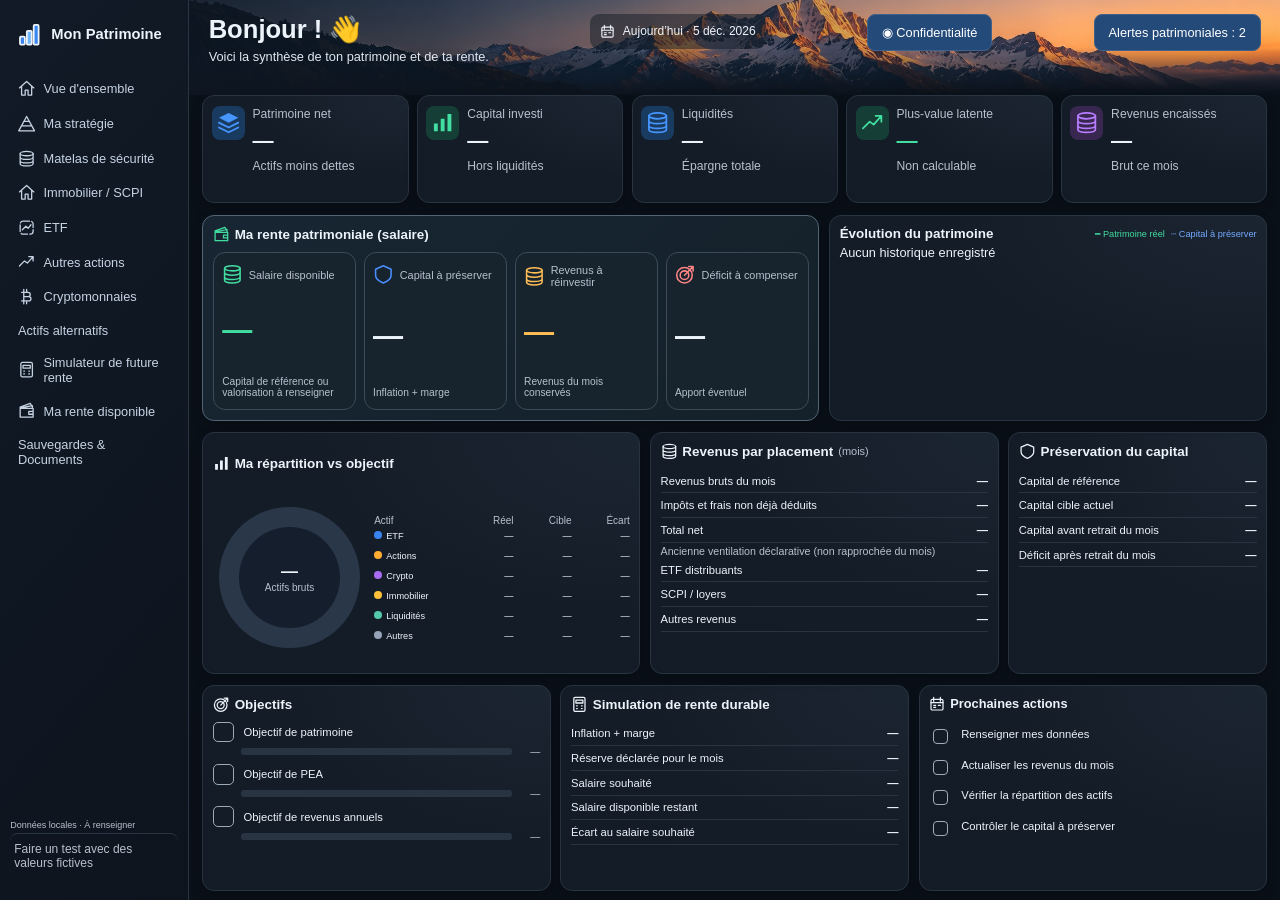
<file: accueil/static/MonPatrimoine/index.html>
<!doctype html>
<html lang="fr">

<head>
    <meta charset="utf-8">
    <meta name="viewport" content="width=device-width,initial-scale=1">
    <title>Mon Patrimoine V25</title>
    <link rel="stylesheet" href="style.css">
    <link rel="stylesheet" href="responsive.css">
</head>

<body>
    <aside>
        <h2><svg class="ui-icon" viewBox="0 0 24 24" fill="none" stroke="currentColor" stroke-width="1.8"
                stroke-linecap="round" stroke-linejoin="round" aria-hidden="true">
                <rect x="2" y="14" width="5" height="8" rx="1" fill="#3985ef" />
                <rect x="9" y="8" width="5" height="14" rx="1" fill="#70b7ff" />
                <rect x="16" y="2" width="5" height="20" rx="1" fill="#3985ef" />
            </svg> Mon Patrimoine</h2>
        <nav><a href="#top"><svg class="ui-icon" viewBox="0 0 24 24" fill="none" stroke="currentColor"
                    stroke-width="1.8" stroke-linecap="round" stroke-linejoin="round" aria-hidden="true">
                    <path d="M2 11 12 2l10 9M5 9v12h5v-7h4v7h5V9" />
                </svg> Vue d’ensemble</a><a href="#etf"><svg class="ui-icon" viewBox="0 0 24 24" fill="none"
                    stroke="currentColor" stroke-width="1.8" stroke-linecap="round" stroke-linejoin="round"
                    aria-hidden="true">
                    <rect x="3" y="3" width="18" height="18" rx="4" stroke-dasharray="9 3" />
                    <path d="m6 15 5-5 3 3 4-5" />
                </svg> ETF</a><a href="#assets"><svg class="ui-icon" viewBox="0 0 24 24" fill="none"
                    stroke="currentColor" stroke-width="1.8" stroke-linecap="round" stroke-linejoin="round"
                    aria-hidden="true">
                    <path d="m2 18 7-7 4 3 8-9m-6 0h6v6" />
                </svg> Actions</a><a href="#assets"><svg class="ui-icon" viewBox="0 0 24 24" fill="none"
                    stroke="currentColor" stroke-width="1.8" stroke-linecap="round" stroke-linejoin="round"
                    aria-hidden="true">
                    <path d="M8 2v20M12 2v4m0 12v4M5 6h9a3 3 0 010 6H8m0 0h7a3 3 0 010 6H5" />
                </svg> Cryptomonnaies</a><a href="#assets"><svg class="ui-icon" viewBox="0 0 24 24" fill="none"
                    stroke="currentColor" stroke-width="1.8" stroke-linecap="round" stroke-linejoin="round"
                    aria-hidden="true">
                    <path d="M2 11 12 2l10 9M5 9v12h5v-7h4v7h5V9" />
                </svg> Immobilier / SCPI</a><a href="#assets"><svg class="ui-icon" viewBox="0 0 24 24" fill="none"
                    stroke="currentColor" stroke-width="1.8" stroke-linecap="round" stroke-linejoin="round"
                    aria-hidden="true">
                    <ellipse cx="12" cy="5" rx="9" ry="3" />
                    <path d="M3 5v14c0 4 18 4 18 0V5M3 10c0 4 18 4 18 0M3 15c0 4 18 4 18 0" />
                </svg> Épargne & Liquidités</a><a href="#rent">Ma rente patrimoniale</a><a href="#simulation">Simulateur
                de rente</a><a href="#goals"><svg class="ui-icon" viewBox="0 0 24 24" fill="none" stroke="currentColor"
                    stroke-width="1.8" stroke-linecap="round" stroke-linejoin="round" aria-hidden="true">
                    <circle cx="11" cy="13" r="9" />
                    <circle cx="11" cy="13" r="5" />
                    <path d="m11 13 10-10m-5 0h5v5" />
                </svg> Bilan & Objectifs</a><a href="#history"><svg class="ui-icon" viewBox="0 0 24 24" fill="none"
                    stroke="currentColor" stroke-width="1.8" stroke-linecap="round" stroke-linejoin="round"
                    aria-hidden="true">
                    <path d="M3 21V13h4v8zm7 0V8h4v13zm7 0V3h4v18z" fill="currentColor" stroke="none" />
                </svg> Suivi & Rapports</a></nav>
        <div class="settings"><button id="details">Inventaire du patrimoine</button><button id="edit" hidden
                style="display:none"><svg class="ui-icon" viewBox="0 0 24 24" fill="none" stroke="currentColor"
                    stroke-width="1.8" stroke-linecap="round" stroke-linejoin="round" aria-hidden="true">
                    <path d="m10 2 4 0 1 3 3 1 3 3-2 3 1 3-3 3-3-1-2 4-4-1-1-3-3-1-2-4 2-2V6l4-1z" />
                    <circle cx="12" cy="12" r="3" />
                </svg> Paramètres</button><button id="export" hidden
                style="display:none">Exporter</button><small>Données locales · À renseigner</small></div>
    </aside>
    <main id="top">
        <header>
            <div>
                <h1>Bonjour ! 👋</h1>
                <p>Voici la synthèse de ton patrimoine et de ta rente.</p>
            </div>
            <div id="date" class="date"></div>
        </header>
        <section class="kpis" id="kpis"></section>
        <div class="dashboard">
            <section class="panel" id="rent">
                <h2>Ma rente patrimoniale (salaire)</h2>
                <div id="rentCards"></div>
            </section>
            <section class="panel" id="preserve">
                <h2>Préservation du capital</h2>
                <div id="preserveRows"></div>
            </section>
            <section class="panel" id="simulation">
                <h2>Simulation de rente durable</h2>
                <div id="simRows"></div>
            </section>
            <section class="panel" id="etf">
                <h2><svg class="ui-icon" viewBox="0 0 24 24" fill="none" stroke="currentColor" stroke-width="1.8"
                        stroke-linecap="round" stroke-linejoin="round" aria-hidden="true">
                        <path d="m2 7 10-5 10 5-10 5z" fill="currentColor" stroke="none" />
                        <path d="m2 12 10 5 10-5M2 17l10 5 10-5" />
                    </svg> Mes ETF <span id="etfTotal"></span></h2>
                <div id="etfTable"></div>
            </section>
            <section class="panel" id="allocation">
                <h2>Ma répartition vs objectif</h2>
                <div id="donut"></div>
                <div id="legend"></div>
            </section>
            <section class="panel" id="history">
                <div class="history-heading">
                    <h2>Évolution du patrimoine</h2>
                    <div class="chart-key"><span>━ Patrimoine réel</span><span>┄ Capital à préserver</span></div>
                </div>
                <div id="chart"></div><small>Historique saisi manuellement</small>
            </section>
            <section class="panel" id="assets">
                <h2><svg class="ui-icon" viewBox="0 0 24 24" fill="none" stroke="currentColor" stroke-width="1.8"
                        stroke-linecap="round" stroke-linejoin="round" aria-hidden="true">
                        <path d="M2 11 12 2l10 9M5 9v12h5v-7h4v7h5V9" />
                    </svg> Autres classes d’actifs</h2>
                <div id="assetTable"></div>
            </section>
            <section class="panel" id="goals">
                <h2><svg class="ui-icon" viewBox="0 0 24 24" fill="none" stroke="currentColor" stroke-width="1.8"
                        stroke-linecap="round" stroke-linejoin="round" aria-hidden="true">
                        <circle cx="11" cy="13" r="9" />
                        <circle cx="11" cy="13" r="5" />
                        <path d="m11 13 10-10m-5 0h5v5" />
                    </svg> Objectifs</h2>
                <div id="goalList"></div>
            </section>
            <section class="panel" id="income">
                <h2><svg class="ui-icon" viewBox="0 0 24 24" fill="none" stroke="currentColor" stroke-width="1.8"
                        stroke-linecap="round" stroke-linejoin="round" aria-hidden="true">
                        <ellipse cx="12" cy="5" rx="9" ry="3" />
                        <path d="M3 5v14c0 4 18 4 18 0V5M3 10c0 4 18 4 18 0M3 15c0 4 18 4 18 0" />
                    </svg> Revenus par placement <small>(mois)</small></h2>
                <div id="incomeList"></div>
            </section>
            <section class="panel" id="tasks">
                <h2><svg class="ui-icon" viewBox="0 0 24 24" fill="none" stroke="currentColor" stroke-width="1.8"
                        stroke-linecap="round" stroke-linejoin="round" aria-hidden="true">
                        <rect x="3" y="5" width="18" height="16" rx="2" />
                        <path d="M7 2v6m10-6v6M3 10h18m-14 4h3m4 0h3m-10 3h3" />
                    </svg> Prochaines actions</h2>
                <div id="taskList"></div>
            </section>
        </div>
        <footer>Valeurs déclaratives, hors actualisation automatique des marchés.</footer>
    </main>
    <dialog id="detailDialog">
        <h2>Détail des actifs</h2>
        <div id="detailBody"></div><button onclick="this.closest('dialog').close()">Fermer</button>
    </dialog>
    <dialog id="editor">
        <form id="editForm">
            <h2>Modifier mon patrimoine</h2>
            <p>Montants en euros. Tu peux modifier les lignes et ajouter des actifs.</p>
            <div id="fields"></div>
            <div class="actions"><button type="button" id="cancel">Annuler</button><button
                    type="submit">Enregistrer</button></div>
        </form>
    </dialog>
    <script src="script.js"></script>
    <script src="finance15.js"></script>
    <script src="backup23.js"></script>
    <script src="v14.js"></script>
    <script src="v16.js"></script>
    <script src="v17.js"></script>
    <script src="v18.js"></script>
    <script src="finance28.js"></script>
    <script src="v22.js"></script>
    <script src="responsive.js"></script>
    <script src="demo.js"></script>
    <script src="history-fix.js"></script>
    <script src="reports9.js"></script>
    <script src="rente21.js"></script>
    <script src="sections17.js"></script>
    <script src="pilotage22.js"></script>
    <script src="navigation14.js"></script>
</body>

</html>
</file>
<file: accueil/static/MonPatrimoine/style.css>
:root{color-scheme:dark;--bg:#0b111b;--panel:#141e2c;--border:#293749;--muted:#9daec3;--green:#42dda0;--blue:#488fff}*{box-sizing:border-box}html{scroll-behavior:smooth}body{margin:0;background:var(--bg);color:#edf3fa;font:15px system-ui,sans-serif;display:flex;min-height:100vh}aside{width:220px;flex-shrink:0;padding:24px 15px;background:#101824;border-right:1px solid var(--border);position:sticky;top:0;height:100vh;display:flex;flex-direction:column}aside h2{font-size:19px;margin:0 0 35px}nav{display:grid;gap:8px}nav a{color:#c6d3e3;text-decoration:none;padding:13px;border-radius:8px}nav a:hover,nav a:first-child{background:#203653;color:white}aside small{margin-top:auto}main{padding:26px;flex:1;min-width:0;max-width:1900px}header{display:flex;align-items:center;justify-content:space-between;gap:15px;padding:18px 0 26px;background:radial-gradient(ellipse at top right,#263d55,transparent 65%)}h1{font-size:32px;margin:0}h2{font-size:18px;margin:0 0 18px}p,small,footer{color:var(--muted)}header p{margin:8px 0}button{background:#244a79;color:white;border:1px solid #41618a;padding:10px 14px;border-radius:8px;cursor:pointer;font:inherit}button:hover{background:#35639b}.kpis{display:grid;grid-template-columns:repeat(4,1fr);gap:14px;margin-bottom:16px}.panel,.kpi{background:linear-gradient(145deg,#182332,#121b28);border:1px solid var(--border);border-radius:15px;padding:19px;min-width:0}.kpi strong{display:block;font-size:clamp(19px,2vw,30px);margin:9px 0}.dashboard{display:grid;grid-template-columns:1.15fr 1fr 1fr;gap:15px;align-items:start}.positive{color:var(--green)}.negative{color:#ff8585}table{width:100%;border-collapse:collapse;font-size:13px}th,td{text-align:right;padding:12px 4px;border-bottom:1px solid var(--border)}th:first-child,td:first-child{text-align:left}th{color:var(--muted);font-weight:500}.ring{width:165px;aspect-ratio:1;border-radius:50%;margin:8px auto 20px;display:grid;place-items:center}.ring div{background:#141e2c;width:72%;aspect-ratio:1;border-radius:50%;display:grid;place-content:center;text-align:center;font-weight:bold}.legend-row,.line{display:flex;justify-content:space-between;gap:10px;padding:9px 0;border-bottom:1px solid var(--border)}.dot{display:inline-block;width:10px;height:10px;border-radius:50%;margin-right:8px}progress{width:100%;height:10px;accent-color:var(--green)}.goal{margin-bottom:18px}.task{display:flex;gap:10px;align-items:center;padding:10px 0}input[type=checkbox]{accent-color:var(--green)}.done{text-decoration:line-through;color:var(--muted)}svg{width:100%;height:auto}footer{padding:25px 0;font-size:12px}dialog{background:var(--panel);color:inherit;border:1px solid var(--border);border-radius:15px;width:min(850px,94vw);max-height:90vh;padding:24px}dialog::backdrop{background:#000a}input:not([type=checkbox]),select{background:#0b111b;color:inherit;border:1px solid var(--border);border-radius:6px;padding:9px;width:100%;min-width:0;font:inherit}.editrow{display:grid;grid-template-columns:2fr 1fr 1fr 1fr auto;gap:7px;margin:8px 0}.actions{display:flex;justify-content:flex-end;gap:10px;margin-top:20px}.editgroup{margin:22px 0}.editgroup h3{margin-bottom:8px}@media(max-width:1150px){.dashboard{grid-template-columns:1fr 1fr}.kpis{grid-template-columns:1fr 1fr}}@media(max-width:700px){body{display:block}aside{position:static;width:100%;height:auto}nav{display:flex;overflow:auto}nav a{white-space:nowrap}aside small{display:none}aside h2{margin-bottom:10px}main{padding:12px}header{align-items:flex-start;flex-direction:column}.dashboard{grid-template-columns:1fr}.editrow{grid-template-columns:1fr 1fr}.kpi{padding:12px}}

/* Bandeau panoramique */
header{min-height:150px;margin:-26px -26px 18px;padding:24px 26px;background:linear-gradient(90deg,rgba(11,17,27,.88),rgba(11,17,27,.15) 65%),linear-gradient(0deg,#0b111b,transparent 55%),url("bandeau.jpeg") center 48% / cover no-repeat;}
header p{color:#e0e7ef;}
@media(max-width:700px){header{margin:-12px -12px 14px;padding:20px 12px;min-height:170px;}}
/* Disposition fidèle à la maquette */
:root{--bg:#0a1018;--panel:#151d28;--border:#283442;--muted:#b7c1ce}body{font:14px Arial,sans-serif}aside{width:15%;min-width:185px;padding:22px 11px;background:linear-gradient(130deg,#111a26,#0d141e)}aside h2{font-size:18px;margin:0 8px 32px}nav{gap:4px}nav a{padding:12px 10px;font-size:13px}.settings{margin-top:auto;display:grid;gap:8px}.settings button{background:transparent;border:0;text-align:left;padding:8px}.settings small{font-size:10px}main{padding:14px;max-width:none}header{min-height:89px;margin:-14px -14px 0;padding:12px 20px 18px;background:linear-gradient(90deg,#101824b8,transparent 80%),linear-gradient(0deg,#0a1018,transparent 50%),url('bandeau.jpeg') center 43%/cover no-repeat}h1{font-size:27px}header p{margin:5px 0}.date{background:#18212b88;padding:10px;border-radius:9px;font-size:12px}.kpis{gap:11px;margin-bottom:14px}.kpi,.panel{background:radial-gradient(ellipse at top right,#1b2531 0%,#141c27 55%,#131b26 100%);border-radius:12px;box-shadow:0 5px 12px #0003;padding:14px}.kpi{display:flex;gap:12px;min-height:104px}.kpi strong{font-size:clamp(20px,2vw,30px);margin:7px 0}.kpi small{font-size:12px}.kpi-icon{display:grid;place-items:center;width:36px;height:36px;border-radius:8px;background:#193b60;color:#4796ff;font-size:23px;flex-shrink:0}.icon-1,.icon-3{background:#153e36;color:#42dda0}.dashboard{grid-template-columns:repeat(12,minmax(0,1fr));gap:12px;align-items:stretch;grid-template-rows:auto auto auto}.panel h2{font-size:15px;margin:0 0 16px;display:flex;align-items:center;gap:5px}.panel h2 span{margin-left:auto}.panel h2 small{font-weight:normal;font-size:11px}#etf{grid-column:1/5;grid-row:1/3}#assets{grid-column:1/5;grid-row:3/5}#allocation{grid-column:5/9;grid-row:1;display:grid;grid-template-columns:1fr 1fr;align-items:center;gap:8px}#allocation h2{grid-column:1/-1;margin-bottom:5px}#history{grid-column:9/13;grid-row:1}#goals{grid-column:5/8;grid-row:2/5}#income{grid-column:8/11;grid-row:2/5}#tasks{grid-column:11/13;grid-row:2/5}.dashboard{grid-template-rows:minmax(225px,auto) 36px auto auto}.ring{width:100%;max-width:165px;margin:0 auto}.ring div{font-size:17px}.ring small{font-size:10px;font-weight:normal}.legend-row{font-size:11px;border:0;padding:7px 0;gap:4px}.dot{margin-right:4px;width:9px;height:9px}table{font-size:12px}th,td{padding:10px 3px}.marker{display:inline-block;width:4px;height:19px;border-radius:4px;vertical-align:middle;margin-right:7px}.badge{background:#17382f;border-radius:20px;padding:4px 7px;white-space:nowrap;font-size:11px}.badge.negative{background:#48282e}.goal{font-size:12px;margin-bottom:20px}.goal .line{border:0;padding:5px 0}.goalbar{display:flex;align-items:center;gap:8px;margin-top:7px}.goalbar small{white-space:nowrap;font-size:10px}.line{font-size:12px}.task{font-size:12px;line-height:1.5;align-items:flex-start}.task input{margin-top:3px}.panel#goals,.panel#income,.panel#tasks{align-self:start;min-height:205px}footer{padding:12px 0;font-size:10px}@media(max-width:1050px){aside{min-width:160px}.dashboard{grid-template-columns:repeat(2,minmax(0,1fr));grid-template-rows:auto}.dashboard>.panel{grid-column:auto!important;grid-row:auto!important}.kpis{grid-template-columns:repeat(2,1fr)}}@media(max-width:700px){aside{width:100%;min-width:0}.settings{display:flex}main{padding:12px}header{margin:-12px -12px 12px;min-height:110px}.dashboard{grid-template-columns:1fr}.kpi{gap:6px;padding:10px}.kpi-icon{width:26px;height:26px;font-size:16px}}
/* Format bureau de référence, 1328 × 748 */
@media(min-width:1051px){body{font-size:clamp(10px,1vw,14px);height:100vh;overflow:hidden}aside{width:14.8%;min-width:0;padding:2.5vh .8vw}main{padding:0 1.05vw;overflow:hidden}header{height:12vh;min-height:0;margin:0 -1.05vw;padding:1.5vh 1.5vw;align-items:flex-start}h1{font-size:clamp(19px,2vw,29px)}.kpis{height:14vh;gap:.8vw;margin-bottom:2vh}.kpi{min-height:0;padding:1.6vh .9vw;gap:.8vw}.kpi strong{font-size:clamp(18px,2vw,28px)}.dashboard{grid-template-columns:repeat(12,minmax(0,1fr));grid-template-rows:31vh 5.2vh 26.8vh;gap:1.7vh .9vw}.panel{padding:1.8vh 1vw;overflow:auto}.panel h2{font-size:clamp(11px,1.15vw,16px);margin-bottom:1.6vh}#etf{grid-row:1/3}#assets{grid-row:3}#allocation,#history{grid-row:1}#goals{grid-column:5/8;grid-row:2/4}#income{grid-column:8/11;grid-row:2/4}#tasks{grid-column:11/13;grid-row:2/4}.panel#goals,.panel#income,.panel#tasks{min-height:0;height:28vh;align-self:start}table{font-size:clamp(9px,.9vw,13px)}th,td{padding:1.05vh 2px}.ring{max-width: min(12.5vw,22vh)}.legend-row{padding:.8vh 0;font-size:clamp(9px,.85vw,12px)}.goal{margin-bottom:2vh}.line,.task,.goal{font-size:clamp(9px,.9vw,13px)}.task{padding:1vh 0}footer{display:none}#history svg{height:23vh;width:100%}#history>small{display:none}.settings small{font-size:9px}nav a{padding:1.5vh .7vw}}
.asset-icon{width:20px;height:20px;vertical-align:middle;margin-right:10px;display:inline-block}.asset-icon svg{width:100%;height:100%}.asset-row{display:grid;grid-template-columns:1fr auto auto;align-items:center;gap:9px;padding:1.1vh 0;font-size:12px}.asset-row>span:first-child{display:flex;align-items:center}.goal-label{display:flex;align-items:center;gap:10px}.goal-check{width:18px;height:18px;border:1px solid #9ba9b9;border-radius:5px;display:inline-grid;place-items:center;flex:none}.goal-check.checked{background:#42dda0;color:#10251e;border-color:#42dda0;font-weight:bold}.goalbar{margin-left:28px}progress{appearance:none;border:0;background:#293442;border-radius:10px;height:7px}progress::-webkit-progress-bar{background:#293442;border-radius:10px}progress::-webkit-progress-value{background:#42dda0;border-radius:10px}.task input{appearance:none;width:15px;height:15px;border:1px solid #a0acbb;border-radius:4px;flex:none}.task input:checked{border-color:#42dda0;color:#42dda0}.task input:checked:after{content:'✓';display:block;text-align:center;line-height:13px}.history-badge{margin-left:auto;color:#42dda0;background:#17382f;border-radius:12px;padding:4px;font-size:10px;white-space:nowrap}

/* V5 : pictogrammes vectoriels et grille sans défilement interne */
.ui-icon{width:1.25em;height:1.25em;flex:none;vertical-align:middle;display:inline-block}aside h2,nav a,.settings button,.date{display:flex;align-items:center;gap:.65em}aside h2{white-space:nowrap;font-size:clamp(12px,1.15vw,19px)}aside h2 .ui-icon{width:1.6em;height:1.6em}nav a .ui-icon{width:1.35em;height:1.35em}.kpi-icon .ui-icon{width:70%;height:70%}.panel h2 .ui-icon{width:1.25em;height:1.25em}.goal-check svg{width:85%;height:85%}.panel h2 span.history-badge{margin-left:auto}.asset-row{font-size:inherit}.panel h2 small{white-space:nowrap}
@media(min-width:1051px){body{font-size:min(1vw,1.8vh)}main{overflow:auto}.dashboard{grid-template-rows:31vh 5vh 29vh;gap:1.5vh .9vw}.panel{overflow:visible;padding:1.5vh .85vw}.panel h2{font-size:min(1.15vw,2vh);margin-bottom:1.2vh;white-space:nowrap}.panel#goals,.panel#income,.panel#tasks{height:29vh;min-height:max-content}.kpi strong{font-size:min(2vw,3.6vh);margin:.7vh 0}.kpi small{font-size:min(.95vw,1.65vh)}.kpi-icon{width:min(3vw,5.5vh);height:min(3vw,5.5vh)}table{font-size:min(.9vw,1.6vh)}th,td{padding:.65vh 2px}.marker{height:2.4vh}.badge{font-size:min(.85vw,1.5vh);padding:.4vh .45vw}.asset-row{padding:.75vh 0;gap:.5vw;font-size:min(.9vw,1.6vh)}.asset-icon{width:2.3vh;height:2.3vh;margin-right:.55vw}.goal{margin-bottom:1.5vh;font-size:min(.9vw,1.6vh)}.goalbar{margin-top:.6vh}.line,.task{font-size:min(.9vw,1.6vh);padding:.8vh 0}.goal-check{width:2.3vh;height:2.3vh}.legend-row{font-size:min(.85vw,1.5vh);padding:.7vh 0}#history svg{height:23vh}#income h1{font-size:min(2vw,3.4vh)}#tasks h2{font-size:min(1vw,1.8vh)}#assets{min-height:max-content}#etf{min-height:max-content}nav a{font-size:min(1vw,1.8vh)} }
/* V6 : cockpit rente, trois rangées comme la maquette */
#etf,#assets{display:none}#rent{border-color:#32d99a;background:linear-gradient(135deg,#10382e,#102322)}#rentCards{display:grid;grid-template-columns:repeat(3,minmax(0,1fr));gap:10px}.rentCard{border:1px solid #28644e;border-radius:12px;padding:12px;background:#102a27}.rentCard strong{display:block;font-size:clamp(16px,2vw,28px);margin:8px 0}.rentCard small{display:block}.allocHead{display:flex;justify-content:space-between;color:var(--muted);font-size:10px}.settings button{padding:6px 9px}.dashboard{grid-template-columns:repeat(12,minmax(0,1fr));grid-template-rows:auto auto auto}#rent{grid-column:1/8;grid-row:1}#history{grid-column:8/13;grid-row:1}#allocation{grid-column:1/6;grid-row:2}#income{grid-column:6/10;grid-row:2}#preserve{grid-column:10/13;grid-row:2}#goals{grid-column:1/5;grid-row:3}#simulation{grid-column:5/9;grid-row:3}#tasks{grid-column:9/13;grid-row:3}.panel#income,.panel#goals,.panel#tasks{height:auto;min-height:0;align-self:stretch}.kpis{grid-template-columns:repeat(5,minmax(0,1fr))}#legend{min-width:0}#allocation{grid-template-columns: .9fr 1.2fr}#detailBody{min-width:0}#detailDialog{max-width:750px}.line b{white-space:nowrap}.panel h2{white-space:normal}.rentCard small{font-size:inherit}@media(min-width:1051px){header{height:10vh}.kpis{height:12vh;margin-bottom:1.4vh}.dashboard{grid-template-rows:23vh 27vh 23vh;gap:1.3vh .9vw}.panel{padding:1.2vh .8vw;overflow:visible}.panel h2{margin-bottom:1vh;font-size:min(1.15vw,2vh)}#history svg{height:17vh}#rentCards{height:16vh}.rentCard{padding:1.3vh .7vw}.rentCard strong{font-size:min(2vw,3.5vh)}.line,.task{padding:.65vh 0}.goal{margin-bottom:1vh}.legend-row{padding:.5vh 0}.ring{max-width:min(12vw,20vh)}.kpi strong{font-size:min(1.65vw,3vh)}nav{gap:3px}nav a{padding:1.1vh .6vw}.settings{gap:4px}}@media(max-width:1050px){.dashboard{grid-template-columns:repeat(2,minmax(0,1fr))}.kpis{grid-template-columns:repeat(2,1fr)}#rent{grid-column:1/-1!important}}@media(max-width:700px){.dashboard{grid-template-columns:1fr}#rentCards{grid-template-columns:1fr}.kpis{grid-template-columns:1fr 1fr}}
/* V8 : dimensions contraintes au viewport, sans largeur minimale implicite. */
.allocHead,#legend .legend-row{display:grid;grid-template-columns:minmax(0,1.5fr) repeat(3,minmax(0,1fr));gap:4px;align-items:center;text-align:right}.allocHead span:first-child,#legend .legend-row span:first-child{text-align:left}.rentCard small:first-child{display:flex;align-items:center;gap:6px}.rentCard small .ui-icon{width:1.5em;height:1.5em}.kpi>div{min-width:0}.kpi small{white-space:normal}.date{white-space:nowrap}.panel{min-width:0}.goalbar progress{min-width:0}.goalbar small{min-width:2em;text-align:right}#history #chart{min-width:0}#history #chart svg{display:block;width:100%;height:auto;max-height:18vh}#allocation{grid-template-columns:minmax(0,.75fr) minmax(0,1.5fr)}#legend .legend-row{font-size:clamp(9px,.72vw,12px)}#legend .dot{width:8px;height:8px;margin-right:4px}#tasks .task{padding:.55vh 0}.goal-check .ui-icon{width:85%;height:85%}.kpi:last-child .asset-icon{margin:0;color:#b77cff}.kpi:last-child .asset-icon svg{stroke:currentColor}.kpi:last-child .kpi-icon{background:#38274e;color:#b77cff}
@media(min-width:1051px){body{width:100%;height:100dvh;min-height:0;overflow:hidden}aside{flex:0 0 14.8%;width:14.8%;height:100dvh}main{flex:1 1 0;width:0;min-width:0;max-width:none;overflow:hidden;padding:0 1vw;display:flex;flex-direction:column;height:100dvh}header{flex:0 0 10.5vh;height:10.5vh;margin:0 -1vw;min-width:0}.kpis{flex:0 0 12vh;height:12vh;min-width:0;grid-template-columns:repeat(5,minmax(0,1fr));gap:.65vw}.kpi{min-width:0;gap:.6vw;padding:1.2vh .65vw}.kpi-icon{width:min(2.6vw,5vh);height:min(2.6vw,5vh)}.dashboard{flex:1 1 0;min-height:0;min-width:0;grid-template-columns:repeat(12,minmax(0,1fr));grid-template-rows:minmax(0,23fr) minmax(0,27fr) minmax(0,23fr);padding-bottom:1vh;gap:1.2vh .75vw}.panel{min-height:0;overflow:hidden;padding:1.1vh .75vw}.panel h2{font-size:min(1.05vw,1.9vh)}#rentCards{height:auto;gap:.6vw}.rentCard{min-width:0;padding:1.2vh .6vw}.rentCard strong{font-size:min(1.8vw,3.2vh)}.line,.task,.goal{font-size:min(.88vw,1.6vh)}.goal{margin-bottom:.8vh}.goalbar{margin-top:.4vh}.ring{max-width:min(10vw,19vh);margin:0 auto}#history #chart svg{height:17vh;max-height:none}#allocation .legend-row{padding:.55vh 0}aside h2{margin-bottom:3vh}nav a{padding:1vh .6vw}.settings{gap:3px}}
@media(max-width:1050px){#history #chart svg{max-height:none}#allocation{grid-template-columns:minmax(0,1fr) minmax(0,1.5fr)}}

/* V9 : finitions sans données fictives */
#rent[data-state=empty]{border-color:#536476;background:linear-gradient(135deg,#182633,#14212a)}
#rent[data-state=empty] .rentCard{background:#17232d;border-color:#3c4b59}
#rent[data-state=caution]{border-color:#d7a64a;background:linear-gradient(135deg,#352d1d,#23241f)}
#rent[data-state=caution] .rentCard{background:#29271f;border-color:#665334}
#rent[data-state=deficit]{border-color:#e47575;background:linear-gradient(135deg,#38252a,#251e25)}
#rent[data-state=deficit] .rentCard{background:#2e2229;border-color:#74434b}
#incomeList .line>span{display:flex;align-items:center;gap:.55em}#incomeList .line .ui-icon{width:1.35em;height:1.35em}
#incomeList .net-income{background:#10392e;border:0;border-radius:8px;color:#42dda0;padding:.75em;margin-top:.5em;font-weight:bold}
#history{display:flex;flex-direction:column}#history #chart{flex:1;min-height:0;width:100%}#history #chart svg{width:100%;height:100%;max-height:none}
@media(min-width:1051px){#history #chart svg{height:100%;max-height:none}.rentCard strong{font-size:min(2.15vw,4vh);margin:1vh 0}.ring{max-width:min(12vw,21vh)}#allocation{grid-template-columns:minmax(0,.9fr) minmax(0,1.5fr)}#incomeList .line{padding:.65vh 0}#incomeList .net-income{padding:.75vh .6vw}.rentCard small:last-child{font-size:min(.82vw,1.5vh)}}
/* V10 */
#rentCards{grid-template-columns:repeat(4,minmax(0,1fr))}.rentCard small .ui-icon{width:1.7em;height:1.7em}.chart-key{display:flex;gap:1em;font-size:11px;margin-bottom:3px;color:#42dda0}.chart-key span+span{color:#75aaff}#history #chart svg{display:block;width:100%;height:100%}#allocation .ring{max-width:min(11vw,19vh);transform:translateY(-3px)}.pyramid{display:flex;flex-direction:column;align-items:center;gap:5px;margin:20px 0}.pyramid div{padding:18px 8px;text-align:center;background:#24503f;width:35%;color:white}.pyramid div:nth-child(2){width:55%;background:#33796b}.pyramid div:nth-child(3){width:80%;background:#bad9cb;color:#173b30}.pyramid div:nth-child(4){width:100%;background:#e9ddbc;color:#173b30}@media(min-width:1051px){.rentCard strong{font-size:min(2.2vw,4vh)}.rentCard small{font-size:min(.8vw,1.5vh)}nav a{padding:.8vh .6vw}}@media(max-width:700px){#rentCards{grid-template-columns:1fr 1fr}#allocation .ring{max-width:140px}#chart{min-height:150px}}
/* V11 : titre et légende sur une seule ligne, cartes de rente agrandies */
.history-heading{display:flex;align-items:center;justify-content:space-between;gap:.65em;flex-wrap:wrap;margin-bottom:.5vh;flex:none}.history-heading h2{margin:0!important;white-space:nowrap}.history-heading .chart-key{margin:0;gap:.7em;font-size:clamp(9px,.72vw,12px);white-space:nowrap}#rent{display:flex;flex-direction:column}#rentCards{flex:1;min-height:0;align-items:stretch}.rentCard{display:flex;flex-direction:column;justify-content:space-between}.rentCard small .ui-icon{width:1.9em;height:1.9em}.rentCard strong{font-size:clamp(22px,2.5vw,38px);line-height:1.15;overflow-wrap:anywhere}@media(min-width:1051px){.rentCard{padding:1.3vh .65vw}.rentCard strong{font-size:min(2.35vw,4.4vh)}.rentCard small:first-child{font-size:min(.85vw,1.65vh)}.rentCard small:last-child{font-size:min(.8vw,1.45vh)}}

/* Pyramide patrimoniale */
#strategyDialog{width:min(720px,94vw);padding:clamp(16px,2vw,30px)}#strategyDialog h2{font-size:clamp(18px,2vw,25px);margin-bottom:12px}.strategy-layout{display:flex;justify-content:center;align-items:center;margin:0 auto 16px}.strategy-pyramid{display:block;width:min(100%,560px,65vh);height:auto;max-height:65vh}#strategyDialog>button{display:block;margin-left:auto}

#strategyDialog{width:min(920px,94vw)}.strategy-pyramid{width:min(100%,720px,78vh);max-height:68vh}
#workspace14{width:min(900px,94vw);max-height:90vh;overflow:auto}#workspace14 .v14head{display:flex;justify-content:space-between;align-items:center;gap:12px}#workspace14 .v14grid{display:grid;grid-template-columns:repeat(auto-fit,minmax(220px,1fr));gap:12px;margin:16px 0}#workspace14 article{padding:14px;border:1px solid #34465b;border-radius:10px;background:#142235}#workspace14 label{display:block;margin:10px 0}#workspace14 input,#workspace14 select,#workspace14 textarea{display:block;width:100%;box-sizing:border-box;background:#101c2b;color:#e1eaf5;border:1px solid #40536a;padding:8px;border-radius:6px}#workspace14 .v14link{display:inline-block;color:#8ec5ff;margin:5px 10px 5px 0}#workspace14 button{margin:4px}aside nav{overflow-y:auto;min-height:0}
#workspace16{width:min(900px,94vw);max-height:90vh;overflow:auto}#workspace16 .v14head{display:flex;justify-content:space-between;align-items:center}#workspace16 label{display:block;margin:10px 0}#workspace16 input{display:block;width:100%;box-sizing:border-box;background:#101c2b;color:#e1eaf5;border:1px solid #40536a;padding:8px;border-radius:6px}#workspace16 button{margin:4px}#workspace16 a{color:#8ec5ff}.privacy16 main .kpis,.privacy16 main .dashboard{filter:blur(12px);pointer-events:none}.privacy16 dialog{filter:blur(12px)}@media print{body:has(#workspace16[open])>aside,body:has(#workspace16[open])>main{display:none}#workspace16[open]{position:static;width:100%;max-height:none;overflow:visible;color:#000;background:#fff;border:0}#workspace16 button{display:none}}
#workspace17{width:min(900px,94vw);max-height:90vh;overflow:auto}#workspace17 .v14head{display:flex;justify-content:space-between;align-items:center}#workspace17 label{display:block;margin:10px 0}#workspace17 input,#workspace17 select{display:block;width:100%;box-sizing:border-box;background:#101c2b;color:#e1eaf5;border:1px solid #40536a;padding:8px;border-radius:6px}#workspace17 button{margin:4px}aside nav{overflow-y:auto;min-height:0} .privacy16 #workspace17{filter:blur(12px)}
#workspace18{background:#111e30;color:#e5edf8;border:1px solid #35465d;border-radius:14px;width:min(850px,90vw);max-height:85vh;overflow:auto;padding:24px}#workspace18 label{display:block;margin:12px 0}#workspace18 input{display:block;max-width:100%;margin-top:6px}#workspace18 button{margin:5px}aside nav{overflow-y:auto;min-height:0}
#workspace22{width:min(1200px,94vw);max-height:90vh;overflow:auto}#workspace22 article{padding:12px;border:1px solid var(--border);border-radius:10px;margin:8px 0}#workspace22 .v22charts{display:grid;grid-template-columns:repeat(auto-fit,minmax(300px,1fr));gap:12px}#workspace22 svg{width:100%;height:auto}#workspace22 .v22filters{display:flex;flex-wrap:wrap;gap:10px}#workspace22 table{width:100%;border-collapse:collapse}#workspace22 td,#workspace22 th{padding:8px;border-bottom:1px solid var(--border);text-align:left}

.history-badge.negative{background:#482b32;color:#ff8585}

#reports9{width:min(1350px,95vw);max-height:92vh;overflow:auto;background:#151e29;color:#eaf0f8;border:1px solid #34465a;border-radius:20px;padding:32px}#reports9::backdrop{background:#000a}#reports9 table{width:100%;border-collapse:collapse}#reports9 th,#reports9 td{padding:9px;border-bottom:1px solid #344052;text-align:right;white-space:nowrap}#reports9 th:first-child,#reports9 td:first-child{text-align:left}.reportcards9{display:grid;grid-template-columns:repeat(auto-fit,minmax(180px,1fr));gap:12px;margin:18px 0}#reports9 select{margin:8px;padding:8px} @media print{body:has(#reports9[open])>*:not(#reports9){display:none!important}#reports9[open]{position:static!important;width:100%!important;max-height:none!important;overflow:visible!important;color:black!important;background:white!important;border:0!important;padding:0!important}#reports9 button,#reports9 select{display:none!important}#reports9 .panel{color:black!important;background:white!important}#reports9 table{font-size:10pt}#reports9::backdrop{display:none}}
#reports9 .v14head{display:flex;align-items:center;justify-content:space-between;gap:16px}#reports9 .bad9{color:#ff7777}#reports9 .good9{color:#35d8a0}#reports9 .chart9{width:100%;max-height:250px;display:block}#reports9 .legend9{font-size:13px}#reports9 #edition9{color:#aebdce}
@media print{@page{size:A4 landscape;margin:12mm}html:has(#reports9[open]),body:has(#reports9[open]){display:block!important;height:auto!important;min-height:0!important;overflow:visible!important;margin:0!important;padding:0!important;background:white!important}#reports9[open]{display:block!important;inset:auto!important;margin:0!important;max-width:none!important;height:auto!important;box-sizing:border-box!important;box-shadow:none!important;border-radius:0!important}#reports9 .filter9,#reports9 .actions{display:none!important}#reports9 #edition9{color:#333!important}#reports9 div{overflow:visible!important}#reports9 table{table-layout:fixed;width:100%!important;font-size:9pt}#reports9 th,#reports9 td{white-space:normal!important;padding:5px!important;border-color:#ccc!important;color:#222}#reports9 thead{display:table-header-group}#reports9 tr,#reports9 .panel,#reports9 .chart9{break-inside:avoid}#reports9 h3{break-after:avoid}#reports9 .panel{box-shadow:none!important;border:1px solid #aaa!important}#reports9 .reportcards9{grid-template-columns:repeat(3,1fr)}#reports9 .bad9{color:#b42323!important}#reports9 .good9{color:#08764b!important}#reports9 .chart9{max-height:155px}}
/* V11 : synthèse compacte et vues secondaires à la demande */
#workspace22:has(.tabs11){width: min(1600px,96vw);max-width:96vw;height: min(880px,94vh);max-height:94vh;box-sizing:border-box;padding:16px;overflow:hidden;display:flex;flex-direction:column;gap:6px}
#workspace22:not([open]){display:none!important}#workspace22 .v14head{display:flex;align-items:center;justify-content:space-between;gap:8px}#workspace22 .v14head h2{margin:0}#workspace22 .v22filters{display:grid;grid-template-columns:2fr 1fr 1fr 1fr 1fr;gap:8px}#workspace22 .v22filters label{min-width:0;margin:0}#workspace22 .v22filters input,#workspace22 .v22filters select{width:100%;min-width:0;box-sizing:border-box}#workspace22 .tabs11{display:flex;gap:6px;flex-wrap:wrap}#workspace22 .active11{background:#3985ef;color:white}#workspace22 .body11{flex:1;min-height:0;overflow:auto}#workspace22 [hidden]{display:none!important}#workspace22 .cards11{display:grid;grid-template-columns:repeat(6,minmax(0,1fr));gap:6px;margin:0 0 6px}#workspace22 .cards11 article{margin:0;padding:7px;min-width:0}#workspace22 .cards11 h3{font-size:12px;font-weight:500;margin:0 0 4px}#workspace22 .cards11 strong{font-size:17px}#workspace22 .lower11{display:grid;grid-template-columns:1.05fr 1fr;gap:8px;align-items:start}#workspace22 .lower11 article{margin:0;padding:8px;min-width:0}#workspace22 .lower11 h3{font-size:13px;margin:3px 0 5px}#workspace22 .lower11 td,#workspace22 .lower11 th{padding:3px 5px;font-size:11px}#workspace22 .row11{background:none;border:0;padding:2px;color:inherit;text-align:left;font-size:inherit;cursor:pointer}#workspace22 .selected11{background:#24415b}#workspace22 .negative11{color:#ff8585}#workspace22 .positive11{color:#54c9aa}#workspace22 .graphrow11{display:grid;gap:6px;min-width:0}#workspace22 .graph11 select{width:auto;max-width:100%;font-size:12px;padding:4px}#workspace22 .graph11 svg{max-height:135px}#workspace22 .graph11 article{border:0;padding:0}#workspace22 .graph11 small{font-size:10px}#workspace22 .history11,#workspace22 .entry11,#workspace22 .settings11{padding:4px}#workspace22 .v22filters+p{margin:0;font-size:11px}#workspace22 .v22filters+p:empty{display:none}
@media(max-width:850px){#workspace22 .cards11{grid-template-columns:repeat(3,minmax(0,1fr))}#workspace22 .lower11{grid-template-columns:1fr}#workspace22 .v22filters{grid-template-columns:repeat(2,minmax(0,1fr))}}
/* V12: compact secondary views, no changes to financial formulas */
#workspace22 .historytools12{display:flex;align-items:end;gap:8px;flex-wrap:wrap}#workspace22 .historytools12 label{flex:1;min-width:180px}#workspace22 .history11>p{font-size:11px;margin:6px 0}#workspace22 .history11 article{padding:6px;margin:4px 0}#workspace22 .history11 h3{margin:4px 0;font-size:14px}#workspace22 .history11 td,#workspace22 .history11 th{padding:4px;font-size:11px}#workspace22 .history11 td button{padding:4px 7px;font-size:11px}#workspace22 .pagination12{display:flex;align-items:center;justify-content:center;gap:12px;margin:6px 0}#workspace22 .pagination12 button:disabled{opacity:.4;cursor:default}#workspace22 #quick23{margin:0;padding:10px;display:grid;grid-template-columns:2fr 1fr;gap:8px}#workspace22 #quick23>h3,#workspace22 #inline26{grid-column:1/-1;margin:0}#workspace22 #inline26 h2{font-size:16px;margin:4px 0 8px}#workspace22 #inline26 form{display:grid;grid-template-columns:repeat(3,minmax(0,1fr));gap:8px;align-items:end}#workspace22 #inline26 form label:has([name=opening]),#workspace22 #inline26 form p{grid-column:1/-1;margin:0}#workspace22 #inline26 form p{font-size:11px}#workspace22 #quick23 input,#workspace22 #quick23 select{padding:6px}#workspace22 .settingsgrid12{display:grid;grid-template-columns:1fr 1fr;gap:10px}#workspace22 .settingsgrid12 h3{margin:4px 0 10px}#workspace22 .settingsgrid12 label{display:block;margin:6px 0}#workspace22 .settingsgrid12 small{display:block;margin-top:8px} @media(max-width:850px){#workspace22 #inline26 form,#workspace22 .settingsgrid12{grid-template-columns:1fr 1fr}} 

.inventory13filters{display:grid;grid-template-columns:repeat(auto-fit,minmax(170px,1fr));gap:12px;margin:16px 0}.inventory13filters label{min-width:0}.inventory13filters input,.inventory13filters select{width:100%} 

#navigation14{width:min(760px,92vw);max-height:85vh;overflow:auto}#navigation14 .v14head{display:flex;align-items:center;justify-content:space-between;gap:12px} .navigation14grid{display:grid;grid-template-columns:repeat(auto-fit,minmax(190px,1fr));gap:8px;margin:10px 0} .navigation14grid button{text-align:left;min-height:40px;white-space:normal}#navigation14 h3{margin:14px 0 4px}#oldNavigation14{display:none!important}

#workspace14 .placement15{display:grid;grid-template-columns:repeat(3,minmax(0,1fr));gap:8px 16px;align-items:end}#workspace14 .placement15 label{margin:0}#workspace14 .placement15 label[hidden]{display:none}#workspace14 .placement15 button{justify-self:start}#strategyTools14{grid-template-columns:repeat(3,minmax(0,1fr))}@media(max-width:700px){#workspace14 .placement15{grid-template-columns:repeat(2,minmax(0,1fr))}}@media(max-width:440px){#workspace14 .placement15{grid-template-columns:1fr}}
#navigation14.unified17{width:min(1500px,95vw);max-height:94vh;overflow:auto}#navigation14.unified17>.v14head{position:sticky;top:0;z-index:2;background:#151d29;padding:10px 0} .unified17group{display:grid;grid-template-columns:repeat(auto-fit,minmax(min(100%,360px),1fr));gap:14px;margin:12px 0}.unified17section{min-width:0;border:1px solid #35465b;border-radius:12px;padding:14px;overflow:auto}.unified17section h3{margin-top:0}.unified17section label{display:block;margin:8px 0}.unified17section input,.unified17section select{width:100%;box-sizing:border-box}.unified17section button{margin:4px}.unified17section table{width:100%}
.inventory19scroll{overflow:auto;max-height:52vh}.inventory19scroll thead th{position:sticky;top:0;z-index:1;background:#17253a}.inventory19scroll th button{white-space:nowrap}.inventory19scroll td{white-space:nowrap}#edit19:not(:empty){margin-top:1rem;padding:1rem;border:1px solid #64748b;border-radius:8px}
</file>
<file: accueil/static/MonPatrimoine/responsive.css>
/* V27 — adaptation tablette et téléphone uniquement. */
.mobile-menu{display:none}
@media screen and (max-width:1050px){
 body{display:block;height:auto;min-height:100dvh;overflow:visible;width:100%}
 body>aside{position:sticky;top:0;z-index:20;width:100%;min-width:0;height:auto;max-height:85dvh;padding:10px 14px;overflow:auto;border-bottom:1px solid var(--border)}
 body>aside h2{margin:0;display:flex;align-items:center;gap:8px;padding-right:100px;min-height:44px}
 .mobile-menu{display:block;position:absolute;right:12px;top:10px;min-height:44px}
 body>aside:not(.mobile-open)>nav,body>aside:not(.mobile-open)>.settings{display:none}
 body>aside nav{display:grid;overflow:visible;grid-template-columns:repeat(2,minmax(0,1fr));margin-top:10px}
 body>aside nav a{white-space:normal;min-height:44px;padding:12px;overflow-wrap:anywhere}
 body>aside .settings{display:grid;grid-template-columns:repeat(2,minmax(0,1fr));margin-top:8px}
 body>main{width:100%;height:auto;max-width:none;overflow:visible;padding:12px;display:block}
 main header{height:auto;min-height:150px;margin:-12px -12px 12px;padding:18px 14px;flex-wrap:wrap}
 main .kpis{height:auto;grid-template-columns:repeat(2,minmax(0,1fr));gap:10px}
 main .kpi{height:auto;min-height:90px;padding:12px;overflow-wrap:anywhere}
 main .dashboard{display:grid;grid-template-columns:repeat(2,minmax(0,1fr));grid-template-rows:none;grid-auto-rows:auto;gap:12px;height:auto}
 main .dashboard>.panel{grid-column:auto;grid-row:auto;height:auto;min-height:0;max-height:none;overflow:auto;padding:14px}
 main #rent,main #history{grid-column:1/-1}
 #rentCards{grid-template-columns:repeat(2,minmax(0,1fr));height:auto}
 #history #chart{min-height:170px}#history #chart svg{height:auto;max-height:none}
 .history-heading h2,.history-heading .chart-key{white-space:normal;flex-wrap:wrap}
 main #allocation{grid-template-columns:minmax(0,1fr);gap:10px}#allocation .ring{max-width:140px}
 #legend .legend-row{font-size:12px}
 dialog[id]{width:calc(100% - 20px);max-width:calc(100% - 20px);max-height:88dvh;padding:14px;overflow:auto;overflow-wrap:anywhere}
 dialog .v14head,dialog .actions{flex-wrap:wrap}dialog .v14grid,#workspace22 .v22charts{grid-template-columns:minmax(0,1fr)}
 dialog input:not([type=checkbox]),dialog select,dialog textarea{max-width:100%;font-size:16px;min-height:44px}
 dialog button,.settings button{min-height:44px}dialog table{min-width:0}dialog td,dialog th{white-space:normal}
 dialog .mobile-table-scroll{max-width:100%;overflow-x:auto}dialog .mobile-table-scroll table{min-width:560px}
 .editrow{grid-template-columns:repeat(2,minmax(0,1fr))} .strategy-pyramid{max-width:100%;height:auto}
}
@media screen and (max-width:600px){
 main .dashboard{grid-template-columns:minmax(0,1fr)}
 main .dashboard>.panel{grid-column:1/-1}
 main .kpi{gap:7px}.kpi strong{font-size:20px}.kpi-icon{width:30px;height:30px}
 main .kpis>.kpi:last-child:nth-child(odd){grid-column:1/-1}
 .rentCard strong{font-size:24px}.panel h2{font-size:16px}nav a{font-size:14px}
}
</file>
